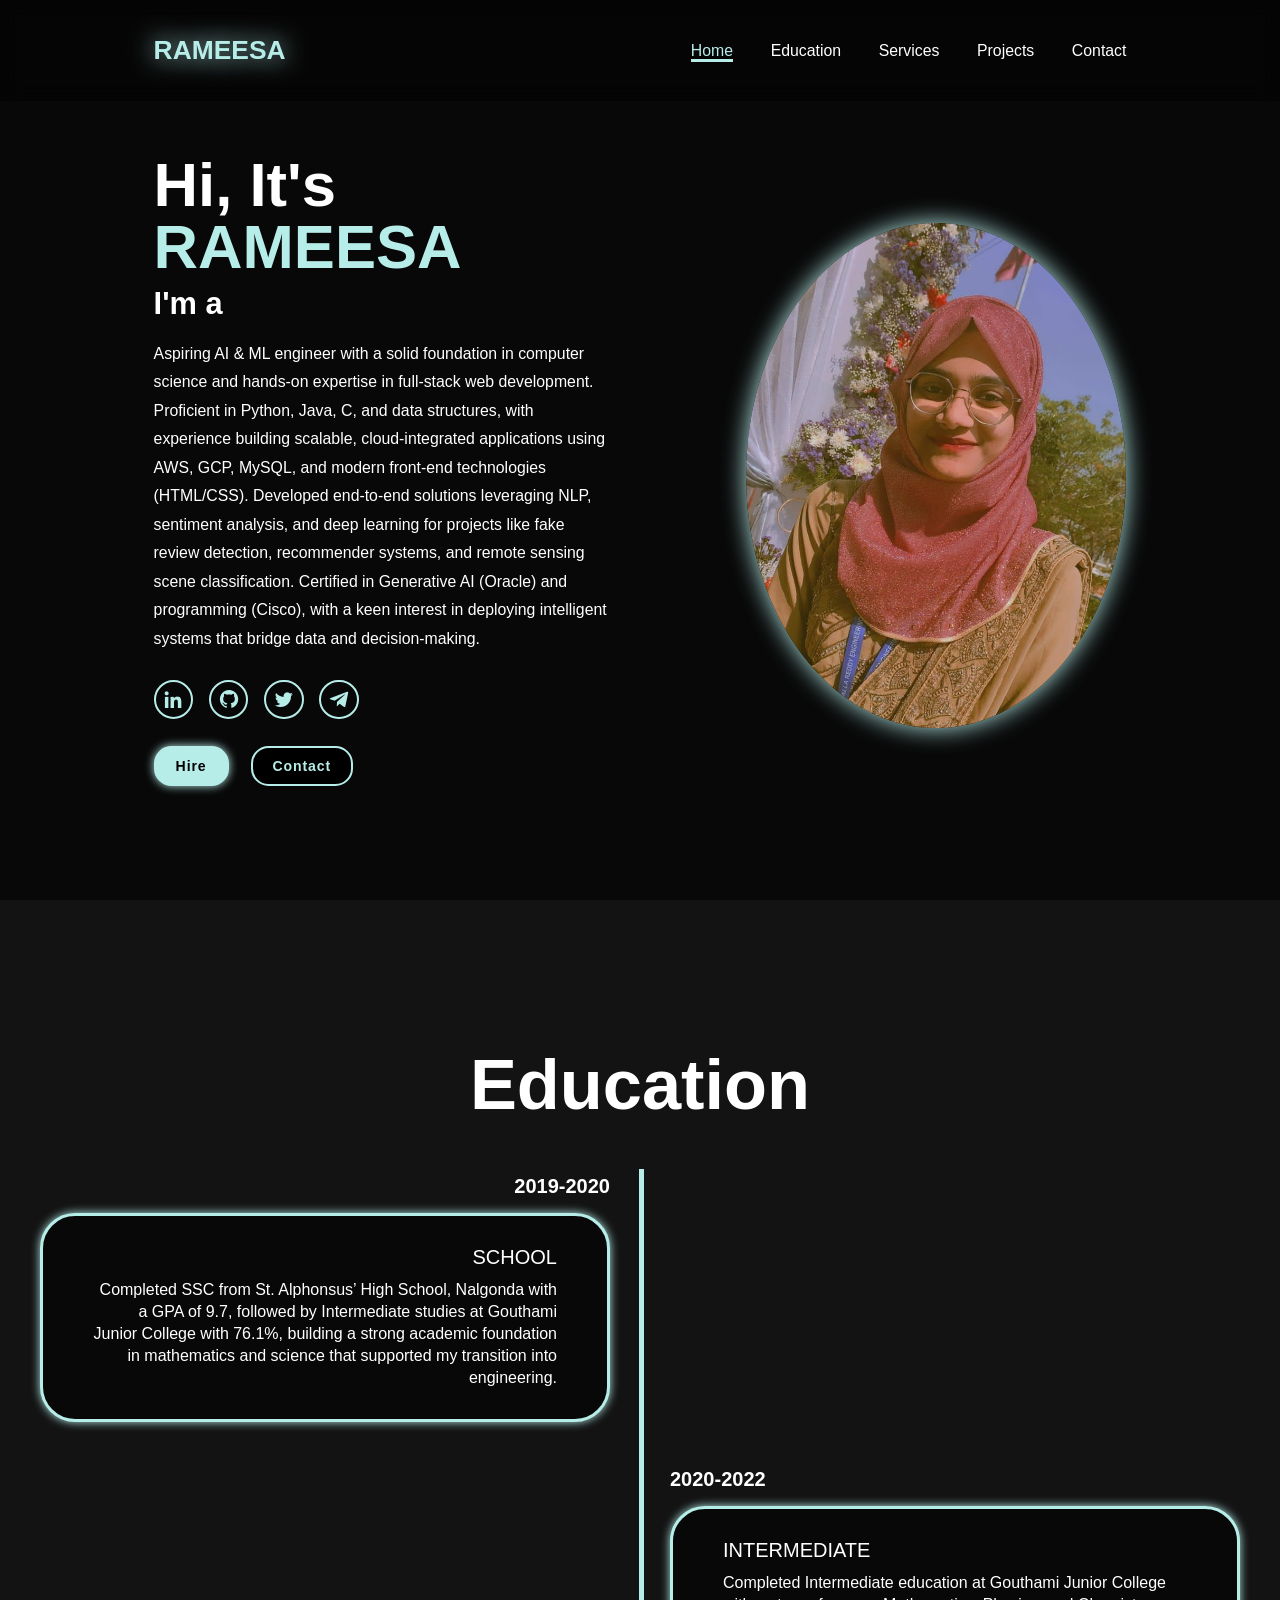
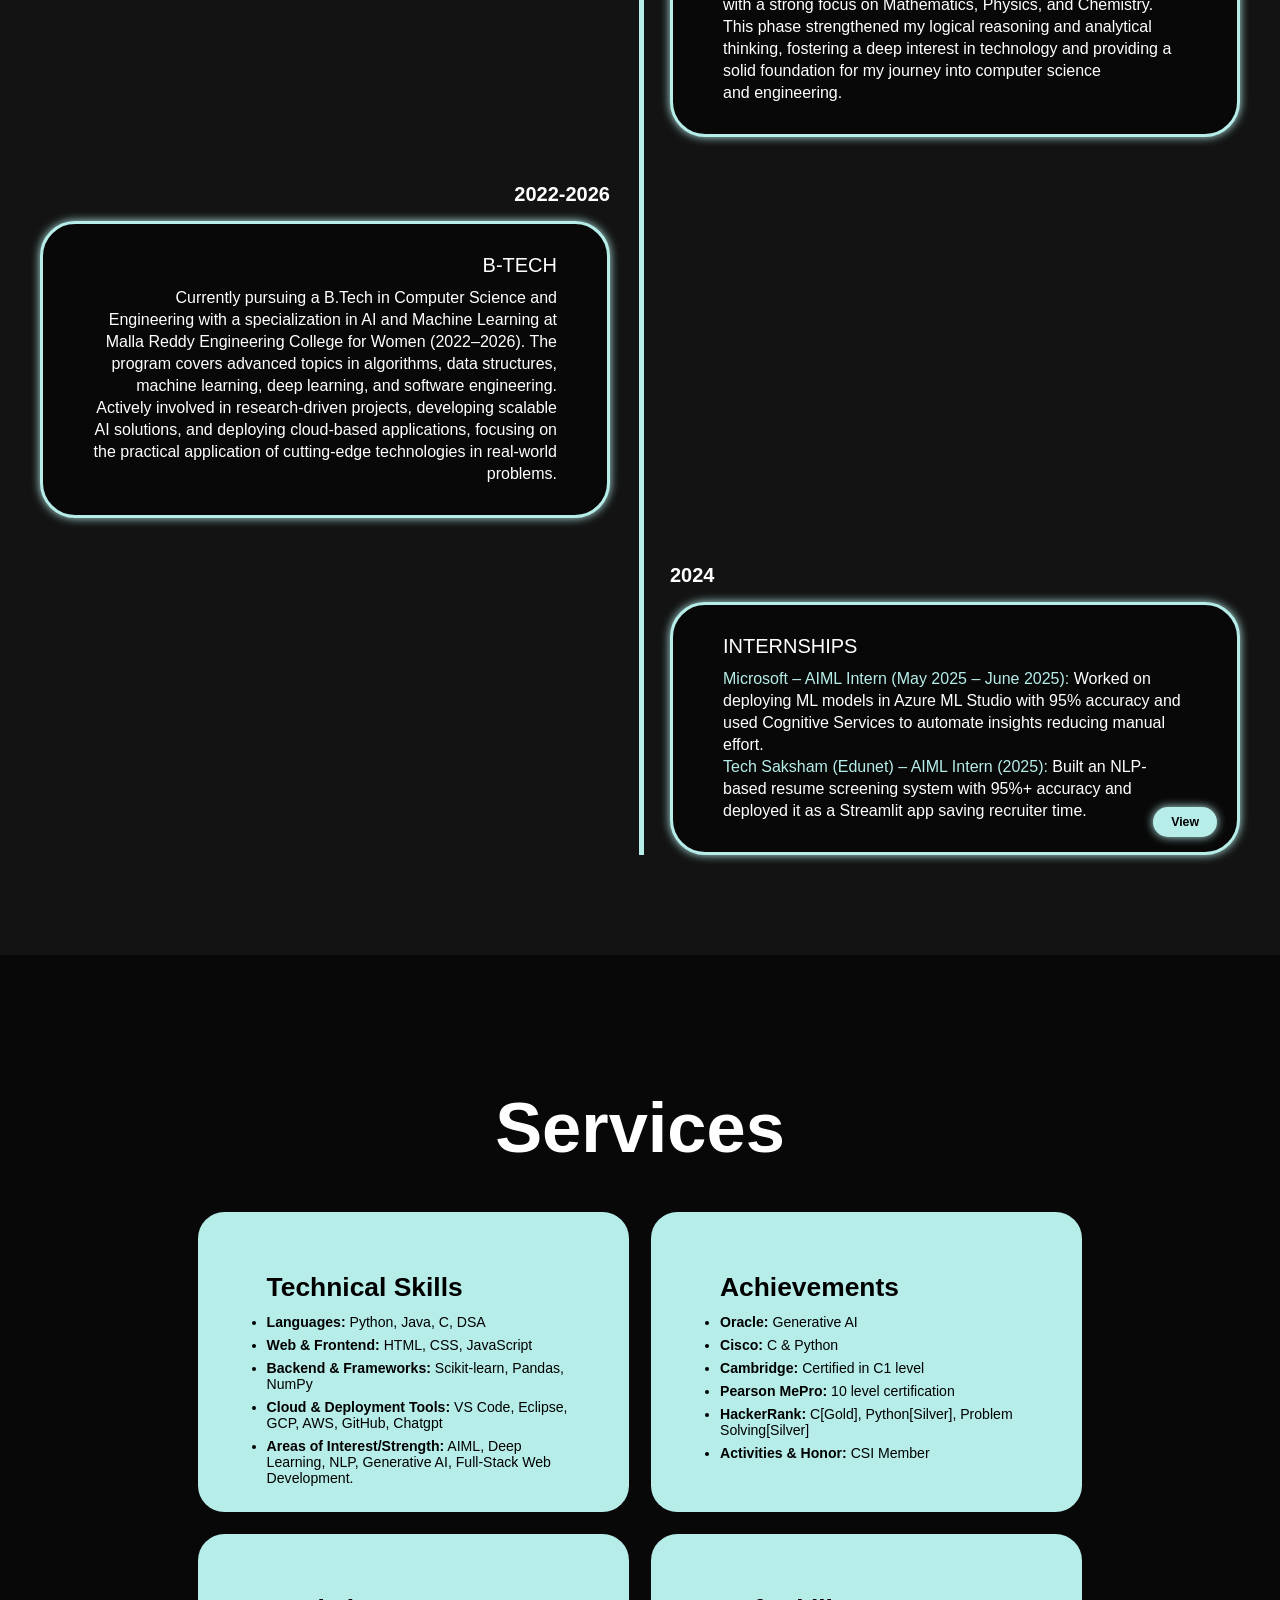
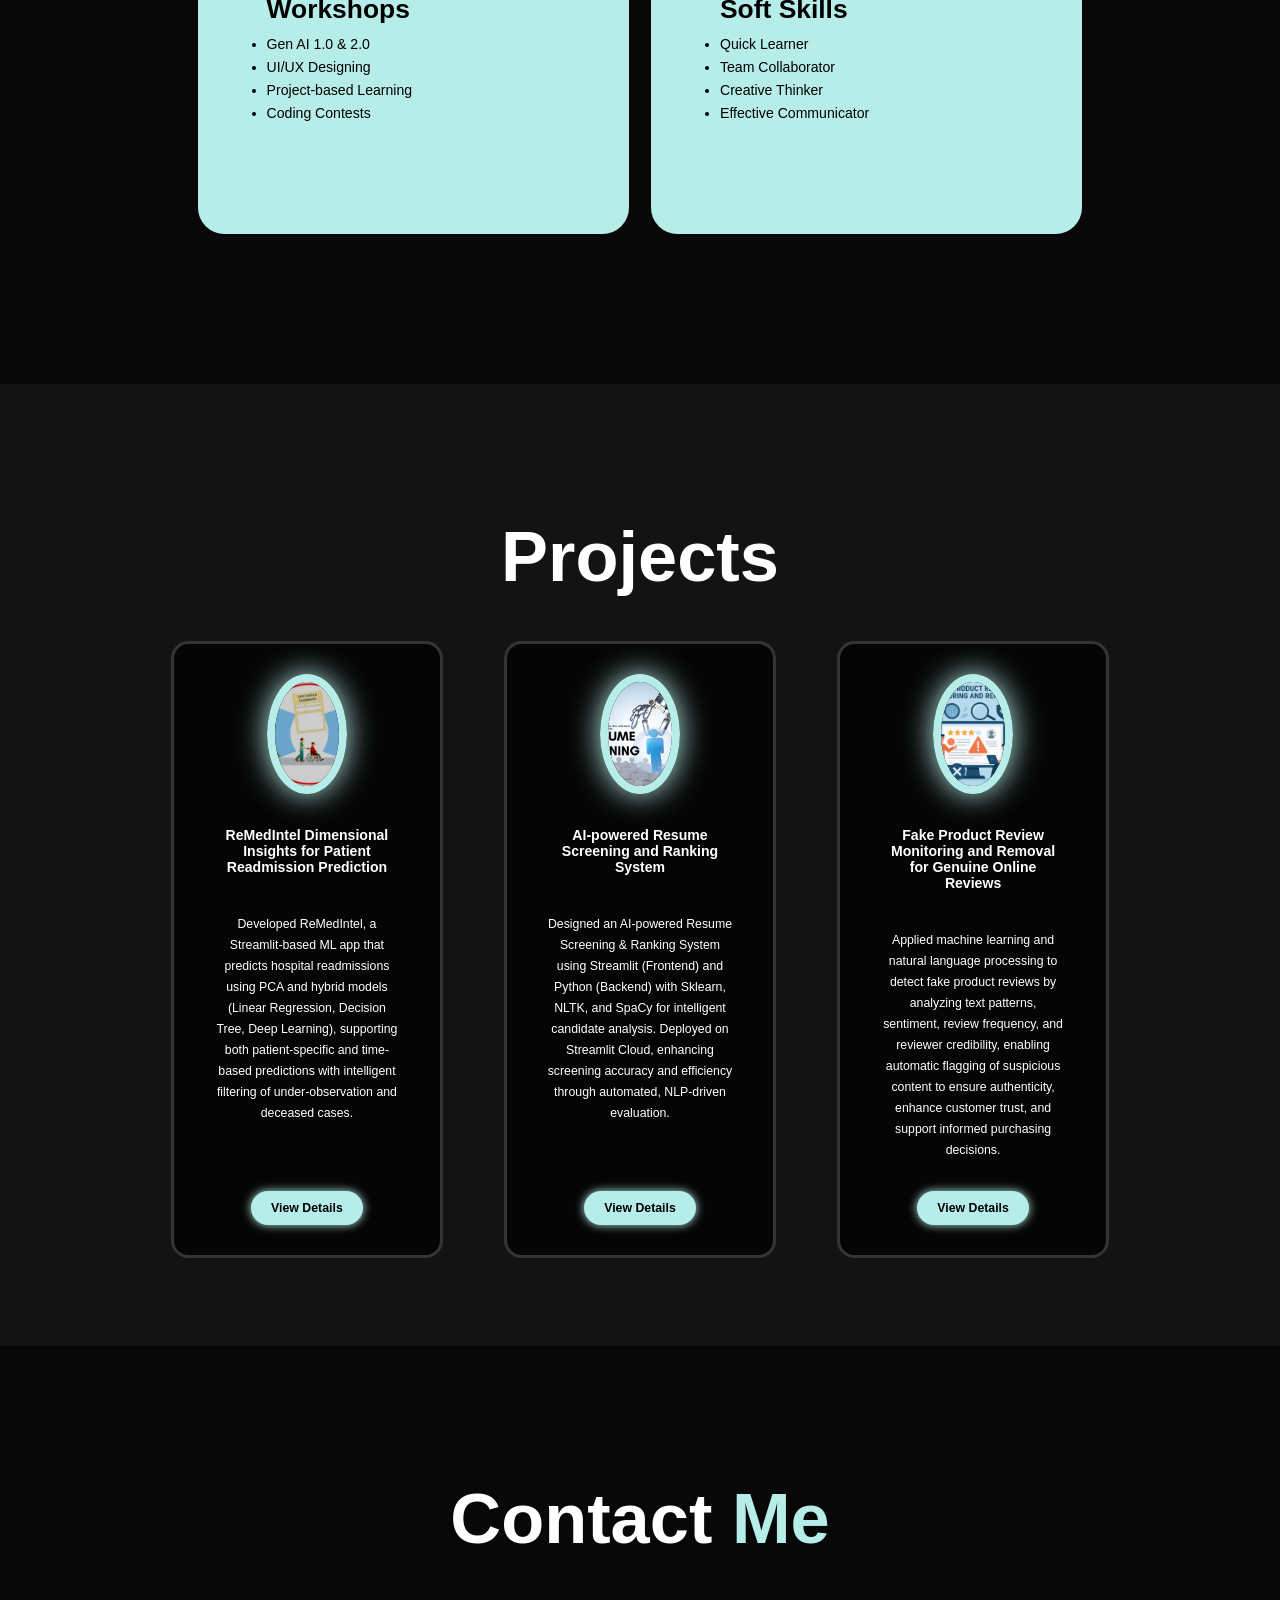
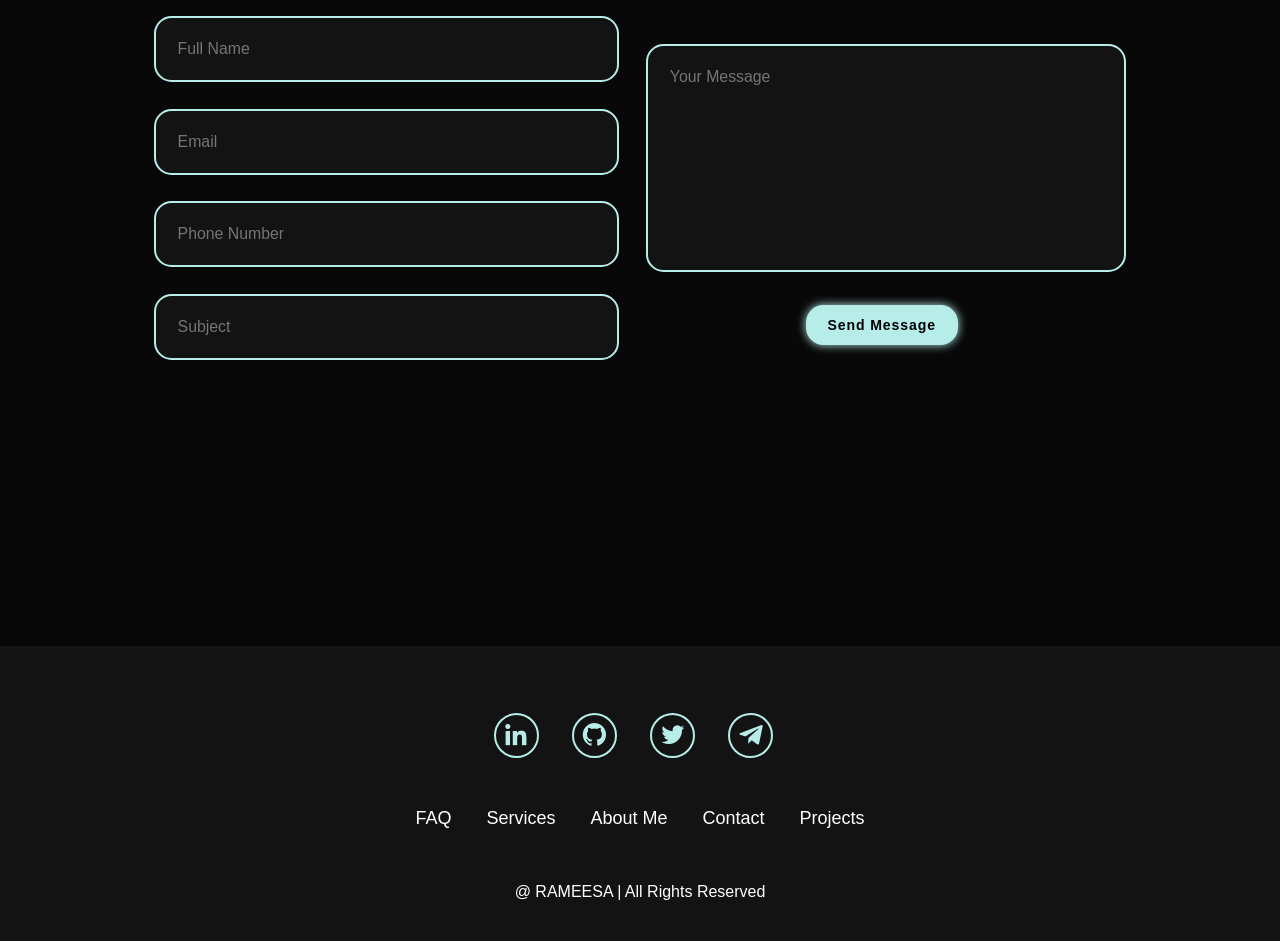
<file: index.html>
<!DOCTYPE html>
<html lang="en">
<head>
    <meta charset="UTF-8">
    <meta name ="viewport" 
    content="width=device-width, initial-scale=1.0">
    <title>Rameesa Portfoilo Website</title>
    <link rel="stylesheet" href="style.css">
    <link href="https://unpkg.com/boxicons@2.1.4/css/boxicons.min.css" rel="stylesheet">
</head>
<body>

    <header class="header">
        <a href="#home" class="logo">
        <span>RAMEESA</span></a>
        <i class='br bx-menu' id="menu-icon"></i> 
        <nav class="navbar">
            <a href="#home" class="active">Home</a>
            <a href="#education">Education</a>
            <a href="#services">Services</a>
            <a href="#projects">Projects</a>
            <a href="#contact">Contact</a>
        </nav>
    </header>

    <section class="home" id="home">
        <div class="home-content">
            <h1>Hi, It's <span>RAMEESA</span></h1>
            <h3 class="text-animation">I'm a <span id="typed-text"></span></h3>
            <p>Aspiring AI & ML engineer with a solid foundation in computer science and hands-on expertise in full-stack web development. Proficient in Python, Java, C, and data structures, with experience building scalable, cloud-integrated applications using AWS, GCP, MySQL, and modern front-end technologies (HTML/CSS). Developed end-to-end solutions leveraging NLP, sentiment analysis, and deep learning for projects like fake review detection, recommender systems, and remote sensing scene classification. Certified in Generative AI (Oracle) and programming (Cisco), with a keen interest in deploying intelligent systems that bridge data and decision-making.</p>

            <div class="social-icons">
                <a href="https://linkedin.com/in/amatulsaleha" target="_blank"><i class='bx bxl-linkedin'></i></a>
                <a href="https://github.com/rameesa786" target="_blank"><i class='bx bxl-github'></i></a>
                <a href="https://twitter.com/rameesa228" target="_blank"><i class='bx bxl-twitter'></i></a>
                <a href="https://t.me/rameesa786" target="_blank"><i class='bx bxl-telegram'></i></a>
            </div>


            <div class="btn-group">
                <a href="mailto:rameesa228@gmail.com" class="btn">Hire</a>
                <a href="#contact" class="btn">Contact</a>
            </div>
        </div>    
            <div class="home-img">
                <img src="image.jpg" alt="Image">
            </div>
    </section>
    

    <section class="education" id="education">
        <h2 class="heading">Education</h2>

        <div class="timeline-items">

            <div class="timeline-item">
                <div class="timeline-dot"></div>
                    <div class="timeline-date">2019-2020</div>
                    <div class="timeline-content">
                        <h3>SCHOOL</h3>
                        <p>Completed SSC from St. Alphonsus’ High School, Nalgonda with a GPA of 9.7, followed by Intermediate studies at Gouthami Junior College with 76.1%, building a strong academic foundation in mathematics and science that supported my transition into engineering.</p>
                    </div>
                
            </div>
        

            <div class="timeline-item">
                <div class="timeline-dot"></div>
                    <div class="timeline-date">2020-2022</div>
                    <div class="timeline-content">
                        <h3>INTERMEDIATE</h3>
                        <p>Completed Intermediate education at Gouthami Junior College with a strong focus on Mathematics, Physics, and Chemistry. This phase strengthened my logical reasoning and analytical thinking, fostering a deep interest in technology and providing a solid foundation for my journey into computer science and engineering.</p>
                    </div>
                   
            </div>

            <div class="timeline-item">
                <div class="timeline-dot"></div>
                    <div class="timeline-date">2022-2026</div>
                    <div class="timeline-content">
                        <h3>B-TECH</h3>
                        <p>Currently pursuing a B.Tech in Computer Science and Engineering with a specialization in AI and Machine Learning at Malla Reddy Engineering College for Women (2022–2026). The program covers advanced topics in algorithms, data structures, machine learning, deep learning, and software engineering. Actively involved in research-driven projects, developing scalable AI solutions, and deploying cloud-based applications, focusing on the practical application of cutting-edge technologies in real-world problems.</p>
                    </div>
                   
            </div>

            <div class="timeline-item">
                <div class="timeline-dot"></div>
                    <div class="timeline-date">2024</div>
                    <a href="internship.html" class="card-link"></a>
                    <div class="card"></div>
                    <div class="timeline-content">     
                        <h3>INTERNSHIPS</h3>
                        <p><span>Microsoft – AIML Intern (May 2025 – June 2025):</span>
                            Worked on deploying ML models in Azure ML Studio with 95% accuracy and used Cognitive Services to automate insights reducing manual effort.</p>
                        <p><span>Tech Saksham (Edunet) – AIML Intern (2025):</span>
                            Built an NLP-based resume screening system with 95%+ accuracy and deployed it as a Streamlit app saving recruiter time.</p>
                        <a href="internship.html" class="project-btn" target="_blank">View</a>
                    </div>
                    
            </div>
        </div>
    </section>

    <section class="services" id="services">
        <h2 class="heading">Services</h2>

        <div class="services-container">
            <div class="service-box">
                <div class="service-info">
                    <h4>Technical Skills</h4>
                    <ul class="Technicalskills-list">
                    <li><strong>Languages:</strong> Python, Java, C, DSA</li>
                    <li><strong>Web & Frontend:</strong> HTML, CSS, JavaScript</li>
                    <li><strong>Backend & Frameworks:</strong> Scikit-learn, Pandas, NumPy</li>
                    <li><strong>Cloud & Deployment Tools:</strong> VS Code, Eclipse, GCP, AWS, GitHub, Chatgpt</li>
                    <li><strong>Areas of Interest/Strength:</strong> AIML, Deep Learning, NLP, Generative AI, Full-Stack Web Development.</li>
                    </ul>
                </div>
            </div>

            <div class="service-box">
                <div class="service-info">
                    <h4>Achievements</h4>
                    <ul class="Achievements-list">
                    <li><strong>Oracle:</strong> Generative AI</li>
                    <li><strong>Cisco:</strong> C & Python</li>
                    <li><strong>Cambridge:</strong>  Certified in C1 level</li>
                    <li><strong>Pearson MePro:</strong> 10 level certification</li>
                    <li><strong>HackerRank:</strong> C[Gold], Python[Silver], Problem Solving[Silver]</li>
                    <li><strong>Activities & Honor:</strong> CSI Member</li> 
                    </ul> 
                </div>
            </div>

            <div class="service-box">
                <div class="service-info">
                    <h4>Workshops</h4>
                    <ul class="workshop-list">
                    <li>Gen AI 1.0 & 2.0</li>
                    <li>UI/UX Designing</li>
                    <li>Project-based Learning</li>
                    <li>Coding Contests</li>
                    </ul>
                </div>
            </div>

            <div class="service-box">
                <div class="service-info">
                    <h4>Soft Skills</h4>
                    <ul class="softskills-list">
                    <li>Quick Learner</li>  
                    <li>Team Collaborator</li>  
                    <li>Creative Thinker</li>
                    <li>Effective Communicator</li>
                    </ul>
                </div>
            </div>
        </div>
    </section>

    <section class="projects" id="projects">
        <div class="projects-box">
            <h2 class="heading">Projects</h2>

            <div class="wrapper">
                <div class="project-item">
                <img src="1.jpg" alt="ReMedIntel" class="project-img">
                <h2>ReMedIntel Dimensional Insights for Patient Readmission Prediction</h2>
                <p> Developed ReMedIntel, a Streamlit-based ML app that predicts hospital readmissions using PCA and hybrid models (Linear Regression, Decision Tree, Deep Learning), supporting both patient-specific and time-based predictions with intelligent filtering of under-observation and deceased cases.</p>
                <a href="project1.html" class="project-btn" target="_blank">View Details</a>

                </div>


                <div class="project-item">
                    <img src="2.jpg" alt="Resume Screening System" class="project-img">
                    <h2>AI-powered Resume Screening and Ranking System</h2>
                    <p>Designed an AI-powered Resume Screening & Ranking System using Streamlit (Frontend) and Python (Backend) with Sklearn, NLTK, and SpaCy for intelligent candidate analysis. Deployed on Streamlit Cloud, enhancing screening accuracy and efficiency through automated, NLP-driven evaluation.</p>
                    <a href="project2.html" class="project-btn" target="_blank">View Details</a>

                </div>

                <div class="project-item">
                    <img src="3.jpg" alt="Fake Review Detection" class="project-img">
                    <h2>Fake Product Review Monitoring and Removal for Genuine Online Reviews</h2>
                    <p>Applied machine learning and natural language processing to detect fake product reviews by analyzing text patterns, sentiment, review frequency, and reviewer credibility, enabling automatic flagging of suspicious content to ensure authenticity, enhance customer trust, and support informed purchasing decisions.</p>
                    <a href="project3.html" class="project-btn" target="_blank">View Details</a>


                </div>
            </div>
        </div>
    </section>

    <section class="contact" id="contact">
        <h2 class="heading">Contact <span>Me</span></h2>

        <form action="https://formspree.io/f/mbgowkyy" method="POST">
            <div class="input-group">
                <div class="input-box">
                    <input type="text" placeholder="Full Name">
                    <input type="email" placeholder="Email">
                </div>
                <div class="input-box">
                    <input type="number" placeholder="Phone Number">
                    <input type="text" placeholder="Subject">
                </div>
            </div>

            <div class="input-group-2">
                <textarea name="message" id="message" cols="30" rows="10" placeholder="Your Message"></textarea>
                <input type="submit" value="Send Message" class="btn">
            </div>
        </form>
    </section>

    <footer class="footer">
        <div class="social-icons">
            <a href="https://www.linkedin.com/in/amatulsaleha" target="_blank"><i class='bx bxl-linkedin'></i></a>
            <a href="https://github.com/rameesa786" target="_blank"><i class='bx bxl-github'></i></a>
            <a href="https://twitter.com/rameesa228" target="_blank"><i class='bx bxl-twitter'></i></a>
            <a href="https://t.me/RAMEESA" target="_blank"><i class='bx bxl-telegram'></i></a>
        </div>

        <ul class="list">
            <li>
                <a href="#">FAQ</a>
            </li>

            <li>
                <a href="#">Services</a>
            </li>

            <li>
                <a href="#">About Me</a>
            </li>

            <li>
                <a href="#">Contact</a>
            </li>

            <li>
                <a href="#">Projects</a>
            </li>
        </ul>
        <p class="copyright">
            @ RAMEESA | All Rights Reserved
        </p>
    </footer>

    <script src="script.js"></script>
</div>

</body>
</html>
</file>
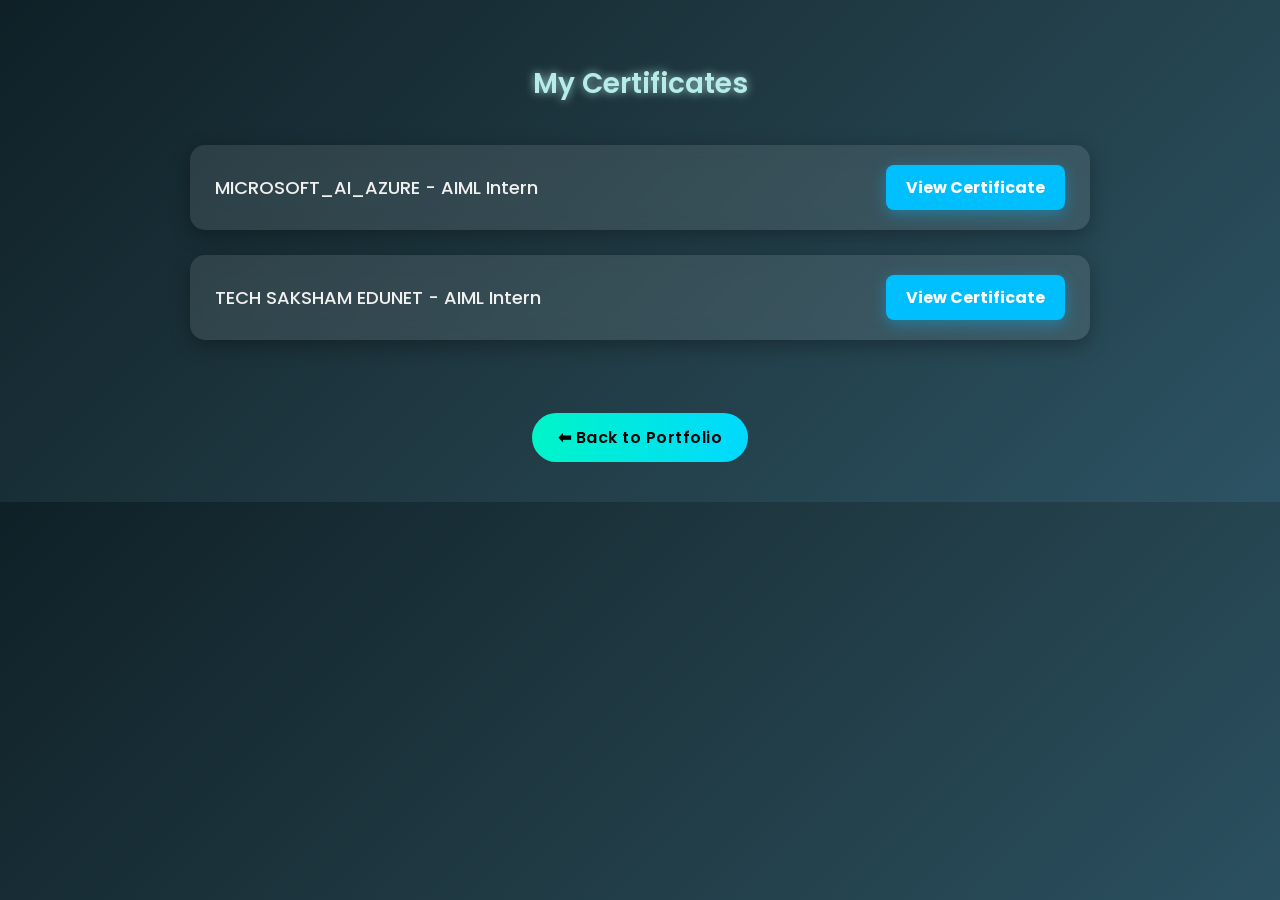
<file: internship.html>
<!DOCTYPE html>
<html lang="en">
<head>
  <meta charset="UTF-8">
  <meta name="viewport" content="width=device-width, initial-scale=1.0">
  <title>Certificates</title>
  <link href="https://fonts.googleapis.com/css2?family=Poppins:wght@400;600&display=swap" rel="stylesheet">
  <style>
    body {
      font-family: 'Poppins', sans-serif;
      background: linear-gradient(135deg, #0f2027, #203a43, #2c5364);
      margin: 0;
      padding: 40px 20px;
      color: #fff;
    }

    .container {
      max-width: 900px;
      margin: auto;
      text-align: center;
    }

    h2 {
      margin-bottom: 40px;
      font-size: 28px;
      font-weight: 600;
      color: #b6ede9;
      text-shadow: 0 0 10px rgba(182, 237, 233, 0.8);
    }

    .certificate-box {
      display: flex;
      justify-content: space-between;
      align-items: center;
      padding: 20px 25px;
      margin-bottom: 25px;
      background: rgba(255, 255, 255, 0.1);
      border-radius: 15px;
      backdrop-filter: blur(10px);
      box-shadow: 0 6px 20px rgba(0,0,0,0.3);
      transition: transform 0.3s ease, box-shadow 0.3s ease;
    }

    .certificate-box:hover {
      transform: translateY(-5px);
      box-shadow: 0 10px 25px rgba(0,0,0,0.5);
    }

    .certificate-info {
      flex: 1;
      font-size: 18px;
      font-weight: 500;
      text-align: left;
      color: #f1f1f1;
    }

    .view-btn {
      text-decoration: none;
      background: #00bfff;
      color: #fff;
      padding: 10px 20px;
      border-radius: 8px;
      font-weight: bold;
      transition: 0.3s;
      box-shadow: 0 4px 15px rgba(0, 191, 255, 0.4);
    }

    .view-btn:hover {
      background: #009acd;
      box-shadow: 0 6px 20px rgba(0, 191, 255, 0.6);
    }

    /* Back Button */
    .back-btn {
      margin-top: 3rem;
      display: inline-block;
      background: linear-gradient(90deg, #00f5c8, #00d9ff);
      color: #000;
      padding: 12px 26px;
      border-radius: 2rem;
      text-decoration: none;
      font-weight: 600;
      font-size: 1rem;
      letter-spacing: 0.5px;
      transition: all 0.3s ease;
    }

    .back-btn:hover {
      background: transparent;
      color: #00f5c8;
      border: 2px solid #00f5c8;
      box-shadow: 0 0 15px rgba(0, 255, 200, 0.4);
    }
    
  </style>
</head>
<body>
  <div class="container">
    <h2>My Certificates</h2>

    <div class="certificate-box">
      <div class="certificate-info">MICROSOFT_AI_AZURE - AIML Intern</div>
      <a href="MICROSOFT_AI_AZURE.jpg" target="_blank" class="view-btn">View Certificate</a>
    </div>

    <div class="certificate-box">
      <div class="certificate-info">TECH SAKSHAM EDUNET - AIML Intern</div>
      <a href="TECHSAKSHAM.png" target="_blank" class="view-btn">View Certificate</a>
    </div>

    

  <a href="index.html" class="back-btn">⬅ Back to Portfolio</a>
</body>
</html>
</file>
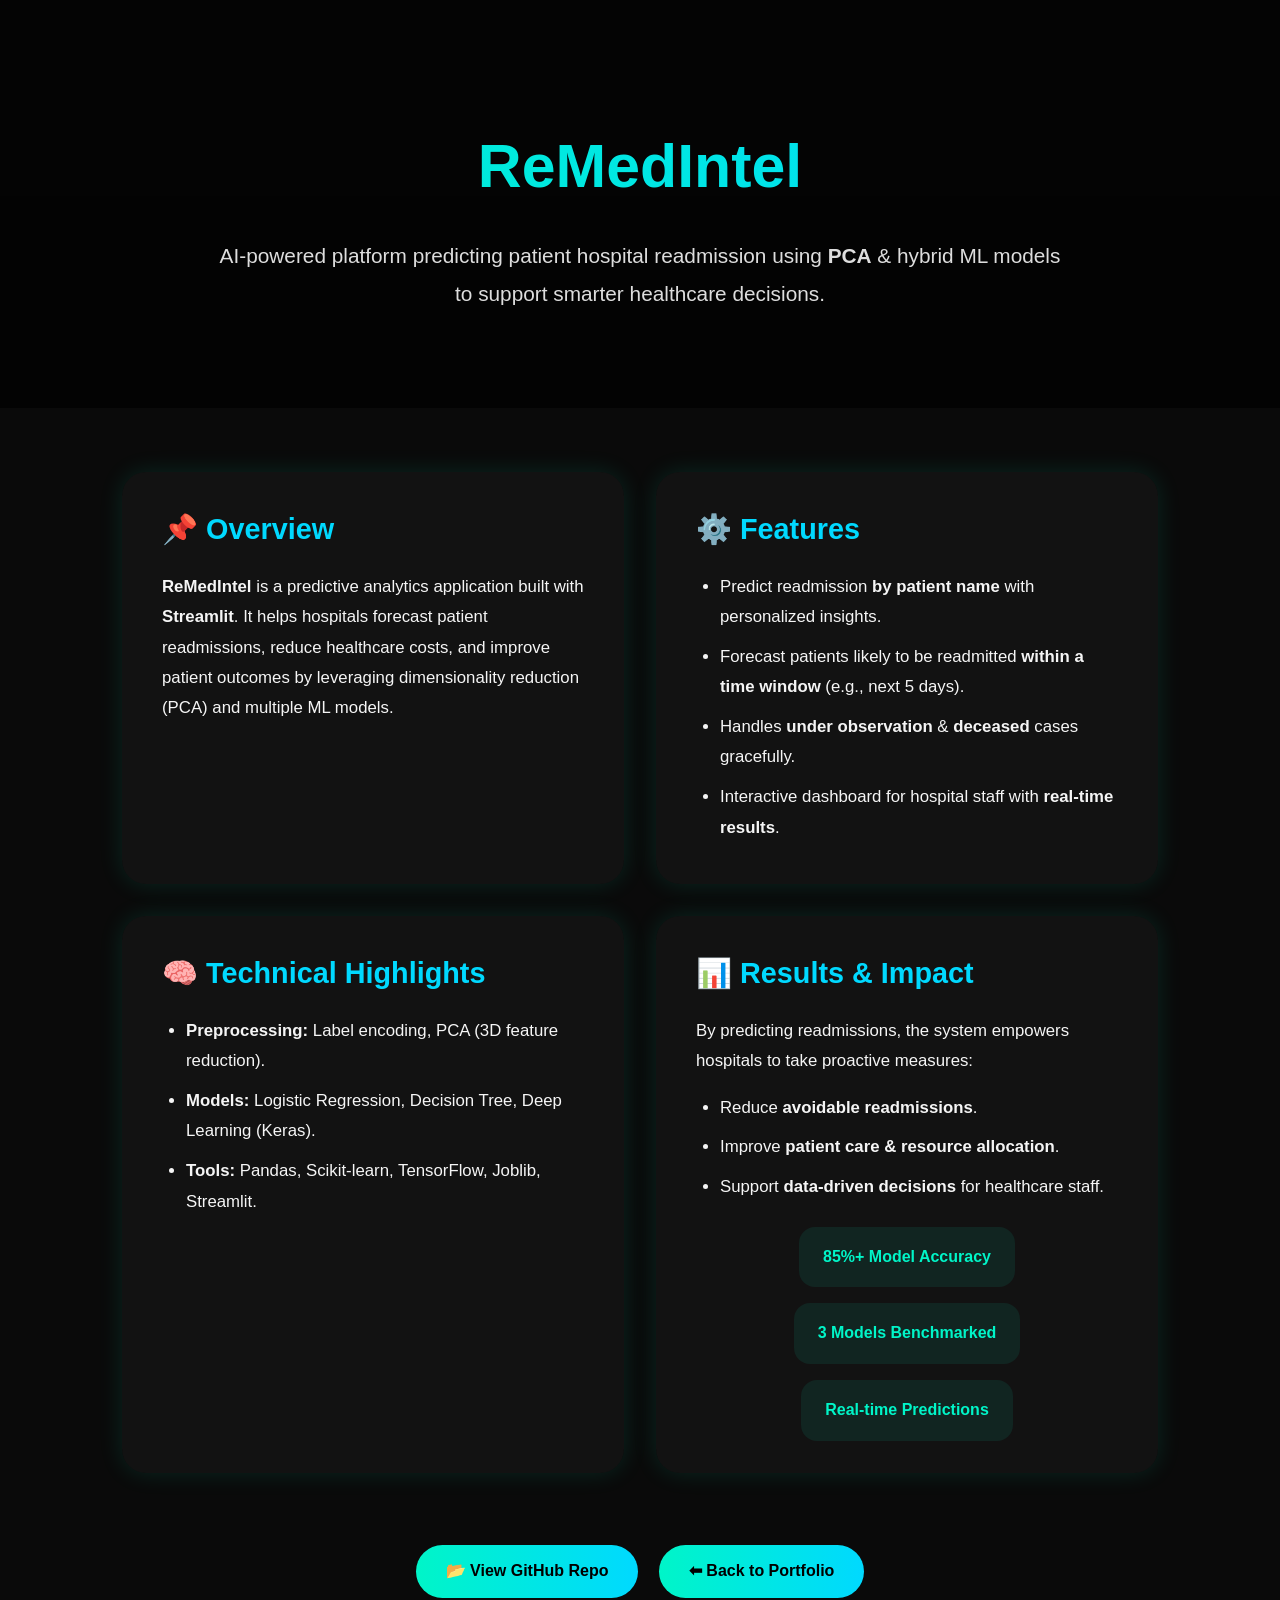
<file: project1.html>
<!DOCTYPE html>
<html lang="en">
<head>
  <meta charset="UTF-8">
  <title>ReMedIntel – Patient Readmission Prediction</title>
  <style>
    /* Reset */
    * {
      margin: 0;
      padding: 0;
      box-sizing: border-box;
    }

    body {
      font-family: "Poppins", sans-serif;
      background: #0a0a0a;
      color: #f5f5f5;
      line-height: 1.8;
    }

    /* Hero Section */
    .hero {
      background: linear-gradient(rgba(0,0,0,0.6), rgba(0,0,0,0.7)),
                  url("https://images.unsplash.com/photo-1581091226825-1c7c91c2f1f1?auto=format&fit=crop&w=1400&q=80") center/cover no-repeat;
      color: #fff;
      text-align: center;
      padding: 7rem 2rem 6rem;
    }

    .hero h1 {
      font-size: 3.8rem;
      background: linear-gradient(90deg, #00f5c8, #00d9ff);
      -webkit-background-clip: text;
      -webkit-text-fill-color: transparent;
      margin-bottom: 1rem;
      font-weight: 700;
    }

    .hero p {
      font-size: 1.3rem;
      max-width: 850px;
      margin: auto;
      color: #ddd;
    }

    /* Container */
    .container {
      max-width: 1100px;
      margin: 4rem auto;
      padding: 0 2rem;
      display: grid;
      grid-template-columns: 1fr;
      gap: 2rem;
    }

    /* Card Sections */
    .card {
      background: rgba(255, 255, 255, 0.03);
      padding: 2rem 2.5rem;
      border-radius: 1.5rem;
      box-shadow: 0 0 25px rgba(0, 245, 200, 0.12);
      transition: transform 0.3s ease;
    }

    .card:hover {
      transform: translateY(-6px);
    }

    .card h2 {
      font-size: 1.8rem;
      color: #00d9ff;
      margin-bottom: 1rem;
    }

    .card p, .card li {
      font-size: 1.05rem;
    }

    ul {
      margin: 1rem 0 0 1.5rem;
    }

    li {
      margin-bottom: 0.6rem;
    }

    /* Highlight Stats */
    .stats {
      display: flex;
      justify-content: space-around;
      margin-top: 1.5rem;
      text-align: center;
      flex-wrap: wrap;
      gap: 1rem;
    }

    .stat {
      background: rgba(0, 245, 200, 0.08);
      padding: 1rem 1.5rem;
      border-radius: 1rem;
      font-size: 1rem;
      font-weight: 600;
      color: #00f5c8;
      min-width: 160px;
    }

    /* Buttons */
    .btn-container {
      text-align: center;
      margin-top: 2rem;
    }

    .btn {
      display: inline-block;
      margin: 0.5rem;
      background: linear-gradient(90deg, #00f5c8, #00d9ff);
      color: #000;
      padding: 12px 30px;
      border-radius: 2rem;
      text-decoration: none;
      font-weight: 600;
      font-size: 1rem;
      transition: all 0.3s ease;
    }

    .btn:hover {
      background: transparent;
      color: #00f5c8;
      border: 2px solid #00f5c8;
      box-shadow: 0 0 15px rgba(0, 255, 200, 0.4);
    }

    .back-btn {
      display: block;
      text-align: center;
      margin: 3rem auto 2rem;
      color: #bbb;
      text-decoration: none;
      font-size: 0.95rem;
      transition: 0.3s;
    }

    .back-btn:hover {
      color: #00f5c8;
    }

    /* Responsive */
    @media (min-width: 768px) {
      .container {
        grid-template-columns: 1fr 1fr;
      }
    }
  </style>
</head>
<body>

  <!-- Hero -->
  <section class="hero">
    <h1>ReMedIntel</h1>
    <p>AI-powered platform predicting patient hospital readmission using <strong>PCA</strong> & hybrid ML models to support smarter healthcare decisions.</p>
  </section>

  <!-- Content -->
  <div class="container">
    
    <div class="card">
      <h2>📌 Overview</h2>
      <p>
        <strong>ReMedIntel</strong> is a predictive analytics application built with <strong>Streamlit</strong>. 
        It helps hospitals forecast patient readmissions, reduce healthcare costs, and improve patient outcomes by leveraging dimensionality reduction (PCA) and multiple ML models.
      </p>
    </div>

    <div class="card">
      <h2>⚙️ Features</h2>
      <ul>
        <li>Predict readmission <strong>by patient name</strong> with personalized insights.</li>
        <li>Forecast patients likely to be readmitted <strong>within a time window</strong> (e.g., next 5 days).</li>
        <li>Handles <strong>under observation</strong> & <strong>deceased</strong> cases gracefully.</li>
        <li>Interactive dashboard for hospital staff with <strong>real-time results</strong>.</li>
      </ul>
    </div>

    <div class="card">
      <h2>🧠 Technical Highlights</h2>
      <ul>
        <li><strong>Preprocessing:</strong> Label encoding, PCA (3D feature reduction).</li>
        <li><strong>Models:</strong> Logistic Regression, Decision Tree, Deep Learning (Keras).</li>
        <li><strong>Tools:</strong> Pandas, Scikit-learn, TensorFlow, Joblib, Streamlit.</li>
      </ul>
    </div>

    <div class="card">
      <h2>📊 Results & Impact</h2>
      <p>
        By predicting readmissions, the system empowers hospitals to take proactive measures:
      </p>
      <ul>
        <li>Reduce <strong>avoidable readmissions</strong>.</li>
        <li>Improve <strong>patient care & resource allocation</strong>.</li>
        <li>Support <strong>data-driven decisions</strong> for healthcare staff.</li>
      </ul>
      <div class="stats">
        <div class="stat">85%+ Model Accuracy</div>
        <div class="stat">3 Models Benchmarked</div>
        <div class="stat">Real-time Predictions</div>
      </div>
    </div>

  </div>

  <!-- Buttons -->
  <div class="btn-container">
    <a href="https://github.com/rameesa786" class="btn">📂 View GitHub Repo</a>
    <a href="index.html" class="btn">⬅ Back to Portfolio</a>
  </div>

</body>
</html>
</file>
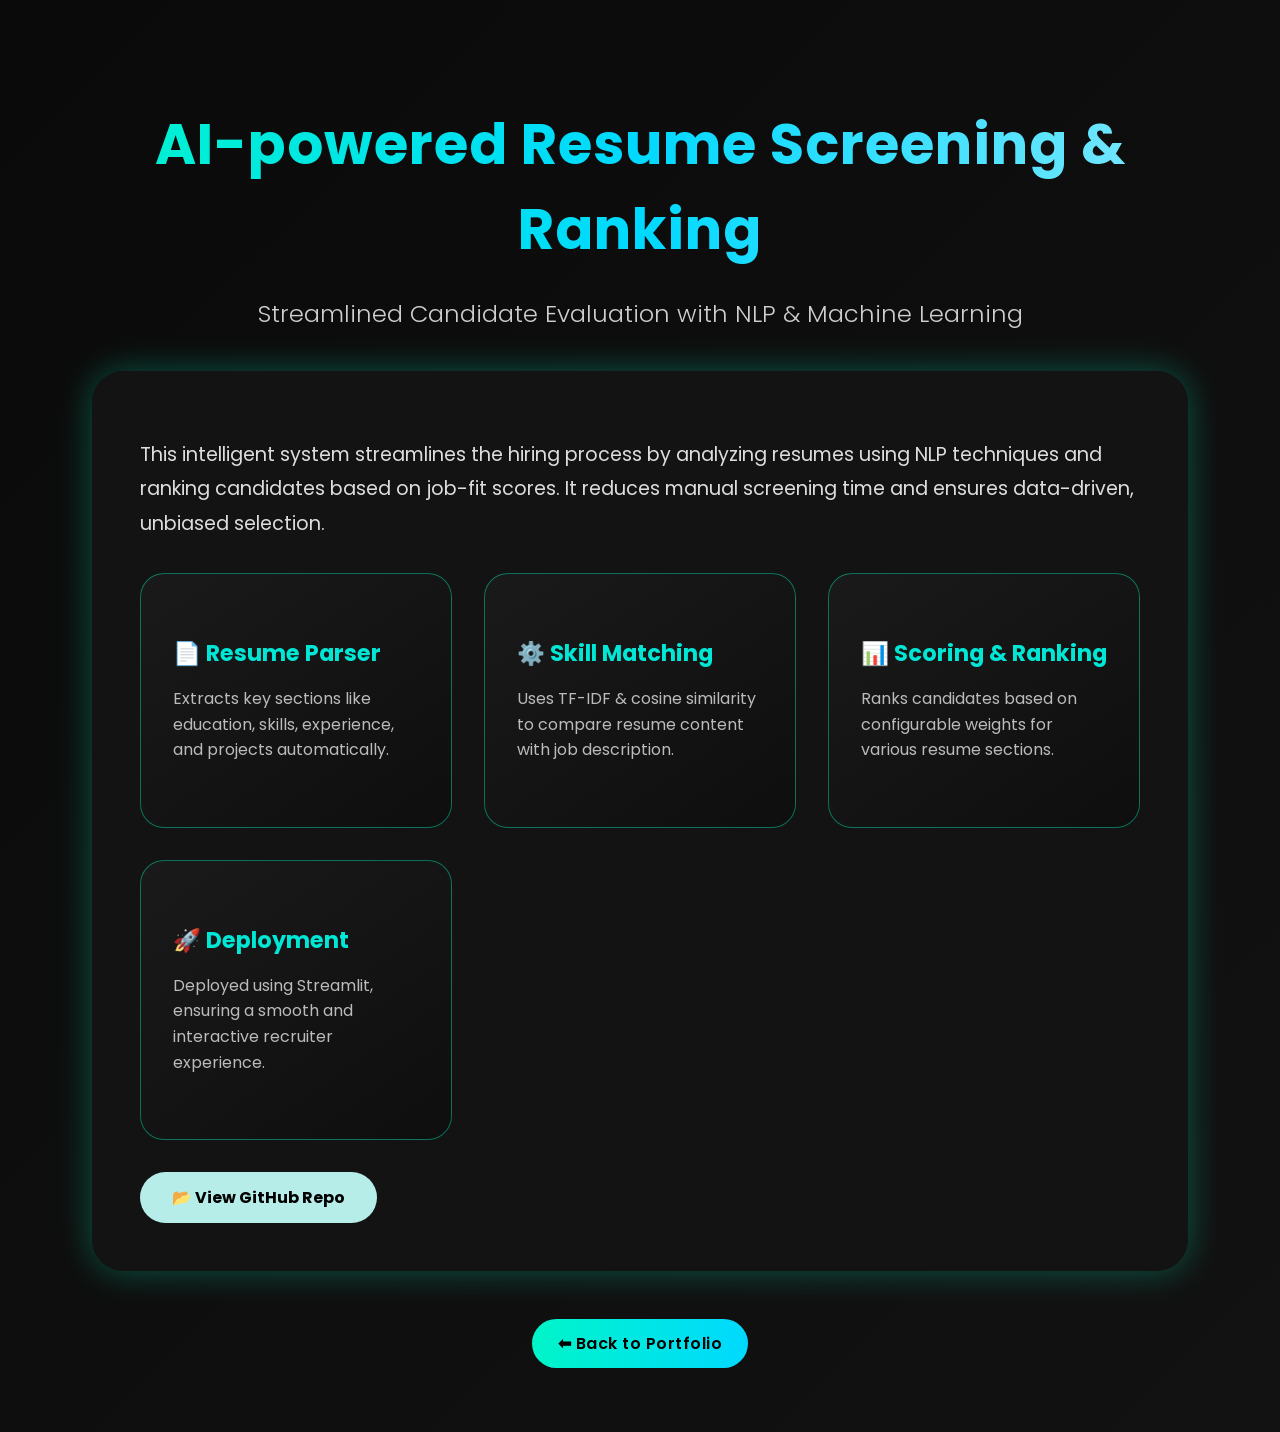
<file: project2.html>
<!DOCTYPE html>
<html lang="en">
<head>
  <meta charset="UTF-8" />
  <meta name="viewport" content="width=device-width, initial-scale=1.0"/>
  <title>AI-powered Resume Screening and Ranking</title>
  <link href="https://fonts.googleapis.com/css2?family=Poppins:wght@300;500;700&display=swap" rel="stylesheet">
  <style>
    /* Global */
    body {
      background: linear-gradient(135deg, #0a0a0a, #121212);
      color: #f0f0f0;
      font-family: "Poppins", sans-serif;
      padding: 4rem 2rem;
      text-align: center;
      margin: 0;
    }

    h1 {
      font-size: 3.5rem;
      background: linear-gradient(90deg, #00f5c8, #00d9ff, #8be9fd);
      -webkit-background-clip: text;
      -webkit-text-fill-color: transparent;
      margin-bottom: 0.8rem;
      font-weight: 700;
      letter-spacing: 1px;
    }

    h3 {
      font-size: 1.5rem;
      color: #cfcfcf;
      font-weight: 300;
      margin-bottom: 2.5rem;
    }

    /* Content Box */
    .content-box {
      background: rgba(20, 20, 20, 0.9);
      padding: 3rem;
      border-radius: 2rem;
      box-shadow: 0 0 35px rgba(0, 255, 200, 0.3);
      max-width: 1000px;
      margin: auto;
      text-align: left;
      backdrop-filter: blur(12px);
    }

    .content-box p {
      font-size: 1.2rem;
      line-height: 1.8;
      margin-bottom: 2rem;
      color: #ddd;
    }

    /* Features Grid */
    .features-grid {
      display: grid;
      grid-template-columns: repeat(auto-fit, minmax(240px, 1fr));
      gap: 2rem;
      margin-top: 2rem;
    }

    .feature-card {
      background: linear-gradient(145deg, #1a1a1a, #0e0e0e);
      padding: 2rem;
      border-radius: 1.5rem;
      border: 1px solid rgba(0, 255, 200, 0.4);
      transition: all 0.4s ease;
      position: relative;
      overflow: hidden;
    }

    .feature-card::before {
      content: "";
      position: absolute;
      top: -50%;
      left: -50%;
      width: 200%;
      height: 200%;
      background: radial-gradient(circle, rgba(0,255,200,0.15), transparent 70%);
      transform: rotate(25deg);
      transition: opacity 0.4s;
      opacity: 0;
    }

    .feature-card:hover::before {
      opacity: 1;
    }

    .feature-card:hover {
      transform: translateY(-8px) scale(1.03);
      box-shadow: 0 0 25px rgba(0, 255, 200, 0.3);
    }

    .feature-card h4 {
      font-size: 1.4rem;
      color: #00e7d6;
      margin-bottom: 0.8rem;
    }

    .feature-card p {
      font-size: 1rem;
      color: #bbb;
      line-height: 1.6;
    }

    .btn {
      display: inline-block;
      margin-top: 2rem;
      padding: 0.8rem 2rem;
      background-color: #b6ede9;
      color: black;
      border-radius: 2rem;
      font-weight: bold;
      text-decoration: none;
      transition: 0.3s;
    }
    .btn:hover {
      background-color: black;
      color: #b6ede9;
      box-shadow: 0 0 15px #b6ede9;
    }

    /* Back Button */
    .back-btn {
      margin-top: 3rem;
      display: inline-block;
      background: linear-gradient(90deg, #00f5c8, #00d9ff);
      color: #000;
      padding: 12px 26px;
      border-radius: 2rem;
      text-decoration: none;
      font-weight: 600;
      font-size: 1rem;
      letter-spacing: 0.5px;
      transition: all 0.3s ease;
    }

    .back-btn:hover {
      background: transparent;
      color: #00f5c8;
      border: 2px solid #00f5c8;
      box-shadow: 0 0 15px rgba(0, 255, 200, 0.4);
    }

    /* Responsive */
    @media (max-width: 600px) {
      h1 { font-size: 2.5rem; }
      h3 { font-size: 1.2rem; }
      .content-box p { font-size: 1rem; }
    }
  </style>
</head>
<body>

  <h1>AI-powered Resume Screening & Ranking</h1>
  <h3>Streamlined Candidate Evaluation with NLP & Machine Learning</h3>

  <div class="content-box">
    <p>
      This intelligent system streamlines the hiring process by analyzing resumes using NLP techniques and ranking candidates based on job-fit scores. 
      It reduces manual screening time and ensures data-driven, unbiased selection.
    </p>

    <div class="features-grid">
      <div class="feature-card">
        <h4>📄 Resume Parser</h4>
        <p>Extracts key sections like education, skills, experience, and projects automatically.</p>
      </div>
      <div class="feature-card">
        <h4>⚙️ Skill Matching</h4>
        <p>Uses TF-IDF & cosine similarity to compare resume content with job description.</p>
      </div>
      <div class="feature-card">
        <h4>📊 Scoring & Ranking</h4>
        <p>Ranks candidates based on configurable weights for various resume sections.</p>
      </div>
      <div class="feature-card">
        <h4>🚀 Deployment</h4>
        <p>Deployed using Streamlit, ensuring a smooth and interactive recruiter experience.</p>
      </div>
    </div>

    <a href="https://github.com/rameesa786/AI-powered-Resume-Screening-and-Ranking-System" class="btn">📂 View GitHub Repo</a>
  </div>

  <a href="index.html" class="back-btn">⬅ Back to Portfolio</a>

</body>
</html>
</file>
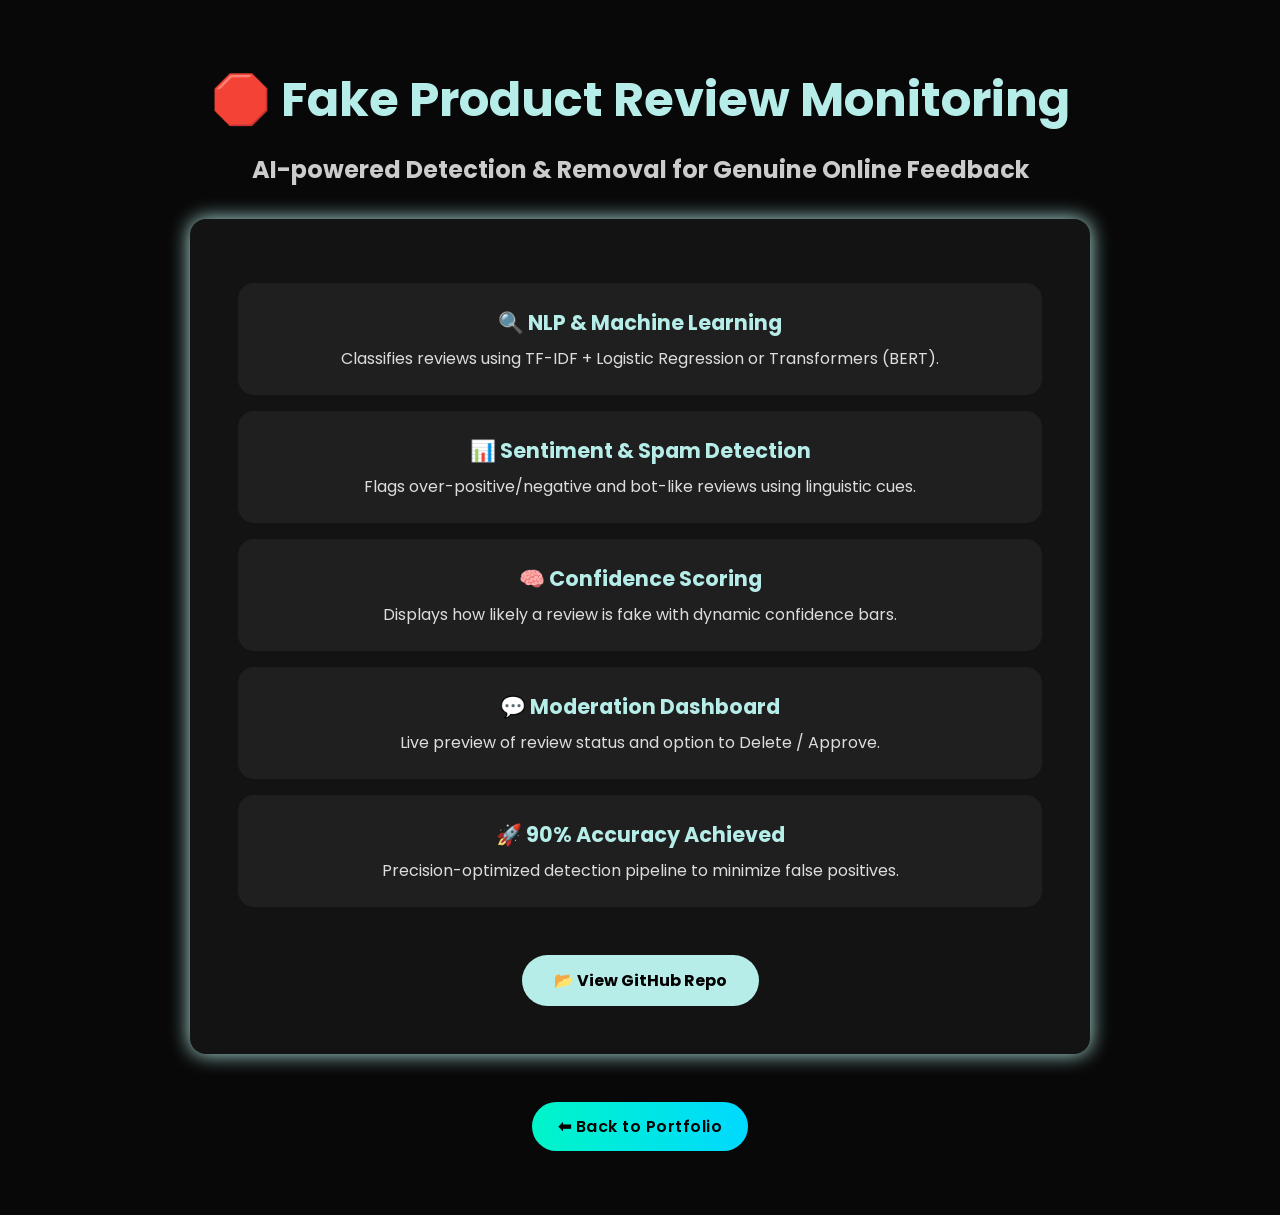
<file: project3.html>
<!DOCTYPE html>
<html lang="en">
<head>
  <meta charset="UTF-8">
  <title>Fake Review Detection Project</title>
  <link href="https://fonts.googleapis.com/css2?family=Poppins:wght@400;600&display=swap" rel="stylesheet">
  <style>
    * {
      margin: 0;
      padding: 0;
      box-sizing: border-box;
      font-family: 'Poppins', sans-serif;
    }
    body {
      background-color: #080808;
      color: white;
      padding: 4rem;
      text-align: center;
    }
    h1 {
      font-size: 3rem;
      color: #b6ede9;
      margin-bottom: 1rem;
    }
    h3 {
      font-size: 1.5rem;
      color: #ccc;
      margin-bottom: 2rem;
    }
    .container {
      background-color: #131313;
      border-radius: 1rem;
      padding: 3rem;
      box-shadow: 0 0 20px #b6ede9;
      max-width: 900px;
      margin: auto;
    }
    .feature {
      background: rgba(255,255,255,0.05);
      margin: 1rem 0;
      padding: 1.5rem;
      border-radius: 1rem;
      transition: 0.3s;
    }
    .feature:hover {
      background: #b6ede910;
      transform: translateY(-5px);
      box-shadow: 0 0 10px #b6ede9;
    }
    .feature h4 {
      font-size: 1.3rem;
      color: #b6ede9;
      margin-bottom: 0.5rem;
    }
    .feature p {
      font-size: 1rem;
      color: #ddd;
    }
    .btn {
      display: inline-block;
      margin-top: 2rem;
      padding: 0.8rem 2rem;
      background-color: #b6ede9;
      color: black;
      border-radius: 2rem;
      font-weight: bold;
      text-decoration: none;
      transition: 0.3s;
    }
    .btn:hover {
      background-color: black;
      color: #b6ede9;
      box-shadow: 0 0 15px #b6ede9;
    }

    /* Back Button */
    .back-btn {
      margin-top: 3rem;
      display: inline-block;
      background: linear-gradient(90deg, #00f5c8, #00d9ff);
      color: #000;
      padding: 12px 26px;
      border-radius: 2rem;
      text-decoration: none;
      font-weight: 600;
      font-size: 1rem;
      letter-spacing: 0.5px;
      transition: all 0.3s ease;
    }

    .back-btn:hover {
      background: transparent;
      color: #00f5c8;
      border: 2px solid #00f5c8;
      box-shadow: 0 0 15px rgba(0, 255, 200, 0.4);
    }
  </style>
</head>
<body>
  <h1>🛑 Fake Product Review Monitoring</h1>
  <h3>AI-powered Detection & Removal for Genuine Online Feedback</h3>

  <div class="container">
    <div class="feature">
      <h4>🔍 NLP & Machine Learning</h4>
      <p>Classifies reviews using TF-IDF + Logistic Regression or Transformers (BERT).</p>
    </div>

    <div class="feature">
      <h4>📊 Sentiment & Spam Detection</h4>
      <p>Flags over-positive/negative and bot-like reviews using linguistic cues.</p>
    </div>

    <div class="feature">
      <h4>🧠 Confidence Scoring</h4>
      <p>Displays how likely a review is fake with dynamic confidence bars.</p>
    </div>

    <div class="feature">
      <h4>💬 Moderation Dashboard</h4>
      <p>Live preview of review status and option to Delete / Approve.</p>
    </div>

    <div class="feature">
      <h4>🚀 90% Accuracy Achieved</h4>
      <p>Precision-optimized detection pipeline to minimize false positives.</p>
    </div>

    <a href="https://github.com/rameesa786/Fake-Product-Review-Monitoring-and-Removal-for-Genuine-Online-Reviews" class="btn">📂 View GitHub Repo</a>
  </div>

  <a href="index.html" class="back-btn">⬅ Back to Portfolio</a>
</body>
</html>
</file>
<file: style.css>
* {
    margin: 0;
    padding: 0;
    box-sizing: border-box;
    text-decoration: none;
    border: none;
    outline: none;
    scroll-behavior: smooth;
    font-family: "Poppins", sans-serif;
}
:root {
    --bg-color: #080808;
    --second-bg-color: #131313;
    --text-color: white;
    --main-color: #b6ede9;
}

html{
    font-size: 60%;
    overflow-x: hidden;
}
body{
    background: var(--bg-color);
    color: var(--text-color);
}
.header{
    position: fixed;
    top: 0;
    left: 0;
    width: 100%;
    padding: 4rem 12% 4rem;
    background: rgba(0, 0, 0, 0.3);;
    backdrop-filter: blur(10px);
    display: flex;
    justify-content: space-between;
    align-items: center;
    z-index: 5;
}
.logo{
    font-size: 3rem;
    color: var(--text-color);
    font-weight: 800;
    cursor: pointer;
    transition: 0.3s ease;
}
.logo:hover{
    transform: sacle(1.1);
}
.logo span{
    text-shadow: 0 0 25px var(--main-color);
}
.navbar a{
    font-size: 1.8rem;
    color: var(--text-color);
    margin-left: 4rem;
    font-weight: 500;
    transition: 0.3s ease;
    border-bottom: 3px solid transparent;
}
.navbar a:hover,
.navbar a.active{
    color: var(--main-color);
    border-bottom: 3px solid var(--main-color);
}
#menu-icon{
    font-size: 3.6rem;
    color: var(--main-color);
    display: none;
}

section{
    min-height: 100vh;
    padding: 10rem 12% 10rem;
}
.home{
    display: flex;
    align-items: center;
    justify-content: center;
    gap: 15rem;
}
.home-content{
    display: flex;
    flex-direction: column;
    align-items: baseline;
    text-align: left;
    justify-content: center;
    margin-top: 3rem;
}
span{
    color: var(--main-color);
}
.logo span{
    color: var(--main-color);
}
.home-content h3{
    margin-bottom: 2rem;
    margin-top: 1rem;
    font-size: 3.5rem;
}
.home-content h1{
    font-size: 7rem;
    font-weight: 700;
    margin-top: 1.5rem;
    line-height: 1;
}
.home-img{
    border-radius: 50%;
}
.home-img img{
    position: relative;
    top: 3rem;
    width: 380PX;
    border-radius: 50%;
    box-shadow: 0 0 25px var(--main-color);
    cursor: pointer;
    transition: 0.4s ease-in-out;
}
.home-img img:hover{
    box-shadow: 0 0 25px var(--main-color),
                0 0 50px var(--main-color),
                0 0 100px var(--main-color);
}
.home-content p{
    font-size: 1.8rem;
    font-weight: 500;
    line-height: 1.8;
    max-width: 1000px;
}
.social-icons a{
    display: inline-flex;
    justify-content: center;
    align-items: center;
    width: 4.5rem;
    height: 4.5rem;
    background: transparent;
    border: 2px solid var(--main-color);
    font-size: 2.5rem;
    border-radius: 50%;
    color: var(--main-color);
    margin: 3rem 1.5rem 3rem 0;
    transition: 0.3s ease-in-out;
}
.social-icons a:hover{
    color: var(--text-color);
    transform: scale(1.3)translateY(-5px);
    box-shadow: 0 0 25px var(--main-color);
    background-color: var(--main-color);
}
.btn{
    display: inline-block;
    padding: 1rem 2.8rem;
    background: var(--main-color);
    box-shadow: 0 0 25px var(--main-color);
    border-radius: 4rem;
    font-size: 1.6rem;
    color: black;
    border: 2px solid transparent;
    letter-spacing: 0.1rem;
    font-weight: 600;
    transition: 0.3s ease-in-out;
    cursor: pointer;
}
.btn:hover{
    transform: scale(1.05);
    box-shadow: 0 0 50px var(--main-color);
}
.btn-group{
    display: flex;
    align-items: center;
    gap: 1.5rem;
}
.btn-group a:nth-of-type(2){
    background-color: black;
    color: var(--main-color);
    border: 2px solid var(--main-color);
    box-shadow: 0 0 25px transparent;
}
.btn-group a:nth-of-type(2):hover{
    box-shadow: 0 0 25px var(--main-color);
    background-color: var(--main-color);
    color: black;
}
.text-animation{
    font-size: 34px;
    font-weight: 600;
    min-width: 280px;
}
.text-animation span{
    position: relative;
}
.text-animation span::before{
    content: "Web Developer";
    color: var(--main-color);
    animation: words 20s infinite;
}
.text-animation span::after{
    content:"";
    background-color: var(--bg-color);
    position: absolute;
    width: calc(100% + 8px);
    height: 100%;
    border-left: 3px solid var(--bg-color);
    right: -8px;
    animation: cursor 0.6s infinite, typing 20s steps(14) infinite;
}
@keyframes cursor{
    to{
        border-left: 2px solid var(--main-color);
    }
}
@keyframes words{
    0%,
    20%{
        content: "Frontend Designer";
    }
    21%,
    40%{
        content: "Generative AI Developer";
    }
    41%,
    60%{
        content: "UI / UX Designer";
    }
    61%,
    80%{
        content: "Neural Network Engineer";
    }
    81%,
    100%{
        content: "AI & ML Engineer";
    }
}
@keyframes typing{
    10%,
    15%,
    30%,
    35%,
    50%,
    55%,
    70%,
    75%,
    90%,
    95%{
        width: 0;
    }
    5%,
    20%,
    25%,
    40%,
    45%,
    60%,
    65%,
    80%,
    85%{
        width: calc(100% + 8px);
    }
}
.heading{
    font-size: 8rem;
    text-align: center;
    margin: 5rem 0;
}
.education{
    padding: 100px 15px;
    background: var(--second-bg-color);
}
.education h2{
    margin-bottom: 5rem;
}
.timeline-items{
    max-width: 1200px;
    margin: auto;
    display: flex;
    flex-wrap: wrap;
    position: relative;
}
.timeline-items::before{
    content: "";
    position: absolute;
    width: 5px;
    height: 100%;
    background-color: var(--main-color);
    left: calc(50% - 1px);
}
.timeline-item{
    margin-bottom: 40px;
    width: 100%;
    position: relative;
}
.timeline-item:last-child{
    margin-bottom: 0;
}
.timeline-item:nth-child(odd){
    padding-right: calc(50% + 30px);
    text-align: right;
}
.timeline-item:nth-child(even){
    padding-left: calc(50% + 30px);
}
.timeline-dot{
    height: 21px;
    width: 21px;
    background-color: var(--main-color);
    box-shadow: 0 0 25px var(--main-color),
                0 0 50px var(--main-color);
    position: absolute;
    left: calc(50% - 80%);
    border-radius: 50%;
    top: 10px;
}
.timeline-date{
    font-size: 20px;
    font-weight: 800;
    color: white;
    margin: 6px 0 15px;
}
.timeline-content{
    background-color: var(--bg-color);
    border: 3px solid var(--main-color);
    padding: 30px 50px;
    border-radius: 4rem;
    box-shadow: 0 0 10px var(--main-color);
    cursor: pointer;
    transition: 0.3s ease-in-out;
}
.timeline-content:hover{
    transform: scale(1.05);
    box-shadow: 0 0 25px var(--main-color);
}
.timeline-content h3{
    font-size: 20px;
    color: white;
    margin: 0 0 10px;
    font-weight: 500;
}
.timeline-content p{
    color: white;
    font-size: 16px;
    font-weight: 300;
    line-height: 22px;
}

::-webkit-scrollbar{
    width: 15px;
}
::-webkit-scrollbar-thumb{
    background-color: var(--main-color);
}
::-webkit-scrollbar-track{
    background-color: var(--bg-color);
    width: 50px;
}
.services{
    background: var(--bg-color);
    color: black;
}
.services h2{
    margin-bottom: 5rem;
    color: white;
}
.services-container{
    display: grid;
    grid-template-columns: repeat(2,1fr);
    align-items: center;
    gap: 2.5rem;
}
.service-box{
    background-color: var(--main-color);
    height: 300px;
    border-radius: 3rem;
    border: 5px solid transparent;
    cursor: pointer;
    transition: 0.4s ease-in-out;
}
.service-box:hover{
    background: white;
    color: black;
    border: 5px solid var(--main-color);
    transform: scale(1.03);
}
.service-box .service-info{
    display: flex;
    flex-direction: column;
    text-align: left;
    max-height: 200px;
    justify-content: left;
    align-items: baseline;
    padding: 5rem 5rem;
}
.service-info h4{
    font-size: 3rem;
    font-weight: 800;
    line-height: 2;
}
.service-info p{
    font-size: 1.6rem;
    font-weight: 600;
    max-height: 100px;
    line-height: 1.7;
    margin: auto;

}
.projects{
    background: var(--second-bg-color);
}
.projects-box{
    background-size: cover;
    display: flex;
    align-items: center;
    justify-content: center;
    flex-direction: column;
}
.projects .heading{
    margin-bottom: 5rem;
}
.projects-box img{
    width: 9rem;
    border-radius: 80%;
    border: 8px solid var(--main-color);
    box-shadow: 0 0 30px var(--main-color);
}
.wrapper{
    display: grid;
    grid-template-columns: repeat(3,1fr);
    gap: 3rem;
}
.project-item{
    min-height: 550px;
    max-width: 450px;
    background: rgba(0, 0, 0, 0.7);
    border: 3px solid rgba(238, 238, 238, 0.2);
    border-radius: 2rem;
    margin: 0 2rem;
    padding: 30px 60px;
    cursor: pointer;
    display: flex;
    flex-direction: column;
    align-items: center;
    justify-content: center;
    text-align: center;
    gap: 1.5rem;
    color: white;
    transition: 0.4s ease-in-out;
}
.project-item:hover{
    border: 3px solid var(--main-color);
    transform: translateY(-10px)scale(1.03);
    box-shadow: 0 0 50px var(--main-color);
}
.project-item h2{
    font-size: 1.8rem;
}
.project-item p{
    font-size: 1.3rem;
}

.contact{
    background-color: var(--bg-color);
}
.contact h2{
    margin-bottom: 3rem;
    color: white;
}
.contact form{
    display: flex;
    align-items: center;
    justify-content: center;
    gap: 3rem;
    margin: 5rem auto;
    text-align: center;
}
.contact form .input-box{
    display: flex;
    justify-content: center;
    flex-wrap: wrap;
}
.contact form .input-box input,
.contact form textarea{
    width: 100%;
    padding: 2.5rem;
    font-size: 1.8rem;
    color: var(--text-color);
    background: var(--second-bg-color);
    border-radius: 2rem;
    border: 2px solid var(--main-color);
    margin: 1.5rem 0;
    resize: none;
}
.contact form .btn{
    margin-top: 2rem;
}
.footer{
    position: relative;
    bottom: 0;
    width: 100%;
    padding: 40px 0;
    background-color: var(--second-bg-color);
}
.footer .social{
    text-align: center;
    padding-bottom: 25px;
    color: var(--main-color);
}
.footer .social a{
    font-size: 25px;
    color: var(--main-color);
    border: 2px solid var(--main-color);
    width: 42px;
    height: 42px;
    line-height: 42px;
    display: inline-block;
    text-align: center;
    border-radius: 50%;
    margin: 0 10px;
    transition: 0.3s ease-in-out;
}
.footer .social a:hover{
    transform: scale(1.2)translateY(-10px);
    background-color: var(--main-color);
    color: black;
    box-shadow: 0 0 25px var(--main-color);
}
.footer ul{
    margin-top: 0;
    padding: 0;
    font-size: 18px;
    line-height: 1.6;
    margin-bottom: 0;
    text-align: center;
}
.footer ul li a{
    color: white;
    border-bottom: 3px solid transparent;
    transition: 0.3s ease-in-out;
}
.footer ul li a:hover{
    border-bottom: 3px solid var(--main-color);
}
.footer ul li{
    display: inline-block;
    padding: 0 15px;
}
.footer .copyright{
    margin-top: 50px;
    text-align: center;
    font-size: 16px;
    color: white;
}

@media(max-width:1285px){
    html{
        font-size: 55%;
    }
    .services-container{
        padding-bottom: 7rem;
        grid-template-columns: repeat(2,1fr);
        margin: 0 5rem;
    }
}
@media(max-width:991px){
    header{
        padding: 2rem 3%;
    }
    section{
        padding: 10rem 3% 2rem;
    }
    .timeline-items::before{
        left: 7px;
    }
    .timeline-item:nth-child(odd){
        padding-right: 0;
        text-align: left;
    }
    .timeline-item:nth-child(odd),
    .timeline-item:nth-child(even){
        padding-left: 37px;
    }
    .timeline-dot{
        left: 0;
    }
    .services{
        padding-bottom: 7rem;
    }
    .testimonials .wrapper{
        grid-template-columns: repeat(1,1fr);
    }
    .contact form{
        flex-direction: column;
    }
    .footer{
        padding: 2rem 3%;
    }
}
@media(max-width:895px){
    #menu-icon{
        display: block;
    }
    .navbar{
        position: absolute;
        top: 100%;
        right: 0;
        width: 50%;
        padding: 1rem 3%;
        background: rgba(0, 0, 0, 0.8);
        backdrop-filter: blur(20px);
        border-bottom-left-radius: 2rem;
        border-left: 2px solid var(--main-color);
        border-bottom: 2px solid var(--main-color);
        display: none;
    }
    .navbar.active{
        display: block;
    }
    .navbar a{
        display: block;
        font-size: 2rem;
        margin: 3rem 0;
        color: white;
    }
    .home{
        flex-direction: column-reverse;
        margin: 5rem 4rem;
    }
    .home-content h3{
        font-size: 2.6rem;
    }
    .home-content h1{
        font-size: 8rem;
        margin-top: 3rem;
    }
    .home-content p{
        max-width: 600px;
        margin: 0 auto;
    }
    .home-img img{
        width: 56vw;
    }
    .services h2{
        margin-bottom: 3rem;
    }
    .services-container{
        grid-template-columns: repeat(1,1fr);
    }
}

.footer .social-icons {
    display: flex;
    justify-content: center;
    align-items: center;
    gap: 20px;
    margin-bottom: 20px;
}

.footer .social-icons a {
    color: var(--main-color);
    font-size: 28px;
    border: 2px solid var(--main-color);
    width: 45px;
    height: 45px;
    display: flex;
    justify-content: center;
    align-items: center;
    border-radius: 50%;
    transition: 0.3s ease;
}

.footer .social-icons a:hover {
    background-color: var(--main-color);
    color: black;
    transform: scale(1.2);
    box-shadow: 0 0 20px var(--main-color);
}

.Technicalskills-list {
    list-style-type: disc; 
    margin-left: 20px;     
    padding: 0;
}

.Technicalskills-list li{      
    color: black; 
    font-size: 1.6rem;        
    margin-bottom: 0.8rem;    
}

.Achievements-list {
    list-style-type: disc; 
    margin-left: 20px;     
    padding: 0;
}

.Achievements-list li {      
    color: black; 
    font-size: 1.6rem;        
    margin-bottom: 0.8rem;    
}

.workshop-list {
    list-style-type: disc; 
    margin-left: 20px;     
    padding: 0;
}

.workshop-list li {      
    color: black; 
    font-size: 1.6rem;        
    margin-bottom: 0.8rem;    
}
.softskills-list {
    list-style-type: disc; 
    margin-left: 20px;     
    padding: 0;
}

.softskills-list li {      
    color: black; 
    font-size: 1.6rem;       
    margin-bottom: 0.8rem;    
}


/* Modal Popup Styling */
.modal {
    display: none;
    position: fixed;
    z-index: 1000;
    left: 0;
    top: 0;
    width: 100%;
    height: 100%;
    overflow-y: auto;
    background-color: rgba(0, 0, 0, 0.8);
    padding-top: 80px;
}

.modal-content {
    background-color: var(--second-bg-color);
    margin: auto;
    padding: 30px 40px;
    border: 2px solid var(--main-color);
    width: 80%;
    max-width: 700px;
    border-radius: 2rem;
    color: var(--text-color);
    box-shadow: 0 0 30px var(--main-color);
    position: relative;
}

.modal-content h2 {
    font-size: 3rem;
    margin-bottom: 1.5rem;
    color: var(--main-color);
}

.modal-content p {
    font-size: 1.6rem;
    line-height: 1.8;
}

.close-btn {
    color: var(--main-color);
    position: absolute;
    top: 20px;
    right: 25px;
    font-size: 3rem;
    font-weight: bold;
    cursor: pointer;
    transition: 0.3s ease;
}


.project-btn {
    margin-top: auto;
    background-color: var(--main-color);
    color: black;
    font-size: 1.4rem;
    padding: 10px 20px;
    border-radius: 2rem;
    text-align: center;
    transition: 0.3s ease-in-out;
    box-shadow: 0 0 10px var(--main-color);
    font-weight: 600;
}

.project-btn:hover {
    transform: scale(1.05);
    box-shadow: 0 0 25px var(--main-color);
    background-color: black;
    color: var(--main-color);
}


.project-item {
  display: flex;
  flex-direction: column;
  align-items: center;
  text-align: center;
  justify-content: space-between;
  padding: 30px 40px;
  background: rgba(0, 0, 0, 0.7);
  border: 3px solid rgba(238, 238, 238, 0.2);
  border-radius: 2rem;
  transition: 0.4s ease-in-out;
  color: white;
}

.project-img {
  width: 120px;
  height: 120px;
  border-radius: 50%;
  margin-bottom: 20px;
  border: 5px solid var(--main-color);
  box-shadow: 0 0 20px var(--main-color);
  object-fit: cover;
}

.project-item p {
  font-size: 1.4rem;
  line-height: 1.7;
  margin: 2rem 0;
}

.project-item h2 {
  font-size: 1.6rem;
  font-weight: bold;
  margin-bottom: 1rem;
}

.project-btn {
  margin-top: auto;
  background-color: var(--main-color);
  color: black;
  font-size: 1.4rem;
  padding: 10px 20px;
  border-radius: 2rem;
  text-align: center;
  transition: 0.3s ease-in-out;
  box-shadow: 0 0 10px var(--main-color);
  font-weight: 600;
  text-decoration: none;
}

.project-btn:hover {
  transform: scale(1.05);
  background-color: black;
  color: var(--main-color);
  box-shadow: 0 0 20px var(--main-color);
}

.framed-video {
  width: 110%;
  height: 450px;
  border-radius: 2rem;
  box-shadow: 0 0 20px #b6ede9;
  object-fit: cover;
}



.project-summary {
  margin: 4rem auto;
  max-width: 900px;
  padding: 3rem;
  background: rgba(255, 255, 255, 0.05);
  border-radius: 2rem;
  box-shadow: 0 0 20px #b6ede9;
  animation: fadeInUp 1s ease-in-out;
}

.project-grid {
  display: flex;
  flex-wrap: wrap;
  gap: 2rem;
  justify-content: space-between;
}

.project-grid .left,
.project-grid .right {
  flex: 1 1 45%;
}

.project-grid h2 {
  color: #b6ede9;
  font-size: 2rem;
  margin-bottom: 0.8rem;
}

.project-grid p {
  font-size: 1.4rem;
  line-height: 1.8;
  color: #eee;
}

.tech-tags {
  margin-top: 1rem;
}

.tech-tags span {
  background: #b6ede9;
  color: black;
  font-weight: bold;
  padding: 6px 12px;
  border-radius: 1rem;
  display: inline-block;
  margin: 0.3rem;
  font-size: 1.3rem;
  box-shadow: 0 0 10px #b6ede9;
}

.cta-buttons {
  margin-top: 2rem;
}

.btn {
  display: inline-block;
  padding: 10px 20px;
  border-radius: 2rem;
  background-color: #b6ede9;
  color: black;
  font-weight: 600;
  text-decoration: none;
  margin-right: 1rem;
  box-shadow: 0 0 10px #b6ede9;
  transition: 0.3s ease-in-out;
}

.btn:hover {
  background-color: black;
  color: #b6ede9;
  box-shadow: 0 0 20px #b6ede9;
}

.btn.outline {
  background-color: transparent;
  color: #b6ede9;
  border: 2px solid #b6ede9;
}



.timeline-content {
    position: relative; /* anchor for absolute positioning */
}

.timeline-content .project-btn {
    position: absolute;
    bottom: 15px;
    right: 20px;
    background-color: var(--main-color);
    color: black;
    font-size: 1.4rem;
    padding: 8px 18px;
    border-radius: 2rem;
    font-weight: 600;
    cursor: pointer;
    transition: 0.3s ease;
    box-shadow: 0 0 10px var(--main-color);
    text-decoration: none; /* remove underline */
}

.timeline-content .project-btn:hover {
    background-color: black;
    color: var(--main-color);
    box-shadow: 0 0 20px var(--main-color);
}
</file>
